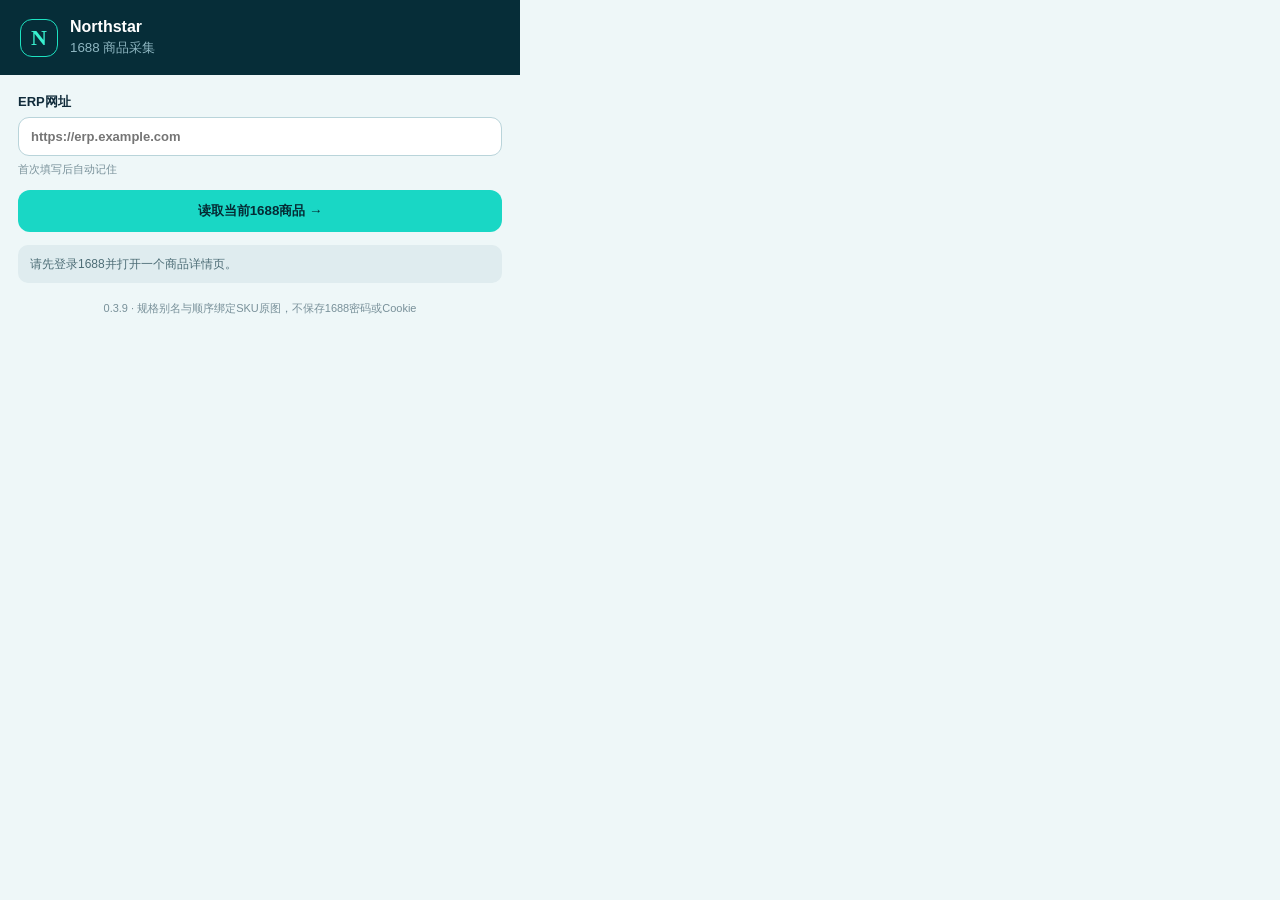
<file: browser-extension/northstar-1688-collector/popup.html>
<!doctype html>
<html lang="zh-CN">
<head><meta charset="utf-8"><meta name="viewport" content="width=device-width,initial-scale=1"><link rel="stylesheet" href="popup.css"><title>Northstar 1688采集</title></head>
<body>
  <header><span>N</span><div><b>Northstar</b><small>1688 商品采集</small></div></header>
  <main>
    <label>ERP网址<input id="erpUrl" type="url" placeholder="https://erp.example.com" autocomplete="url"><small id="erpUrlHint">首次填写后自动记住</small></label>
    <button id="scanBtn" type="button">读取当前1688商品 <span>→</span></button>
    <section id="preview" class="hidden">
      <div class="product"><img id="productImage" alt=""><div><b id="productTitle"></b><small id="productMeta"></small></div></div>
      <div id="captureSummary" class="capture-summary"></div>
      <div class="toolbar"><label><input id="selectAll" type="checkbox" checked> 全选SKU</label><strong id="skuCount"></strong></div>
      <div id="skuList" class="sku-list"></div>
      <button id="sendBtn" type="button">发送到ERP第一阶段 <span>→</span></button>
    </section>
    <p id="status">请先登录1688并打开一个商品详情页。</p>
  </main>
  <footer>0.3.9 · 规格别名与顺序绑定SKU原图，不保存1688密码或Cookie</footer>
  <script src="popup.js"></script>
</body>
</html>
</file>
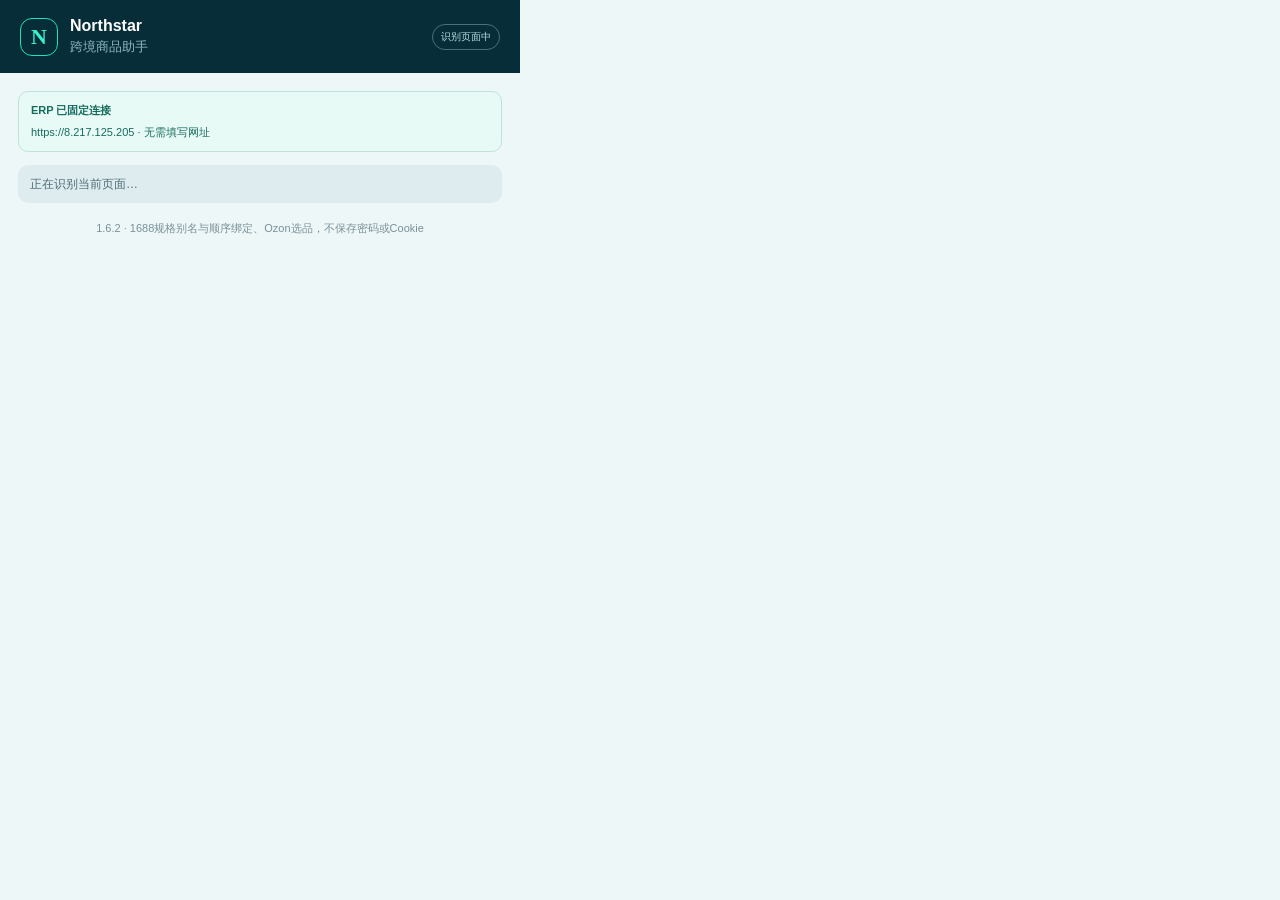
<file: browser-extension/northstar-commerce-assistant/popup.html>
<!doctype html>
<html lang="zh-CN">
<head><meta charset="utf-8"><meta name="viewport" content="width=device-width,initial-scale=1"><link rel="stylesheet" href="popup.css"><title>Northstar 跨境商品助手</title></head>
<body>
  <header><span>N</span><div><b>Northstar</b><small>跨境商品助手</small></div><em id="modeBadge">识别页面中</em></header>
  <main>
    <div class="info"><b>ERP 已固定连接</b><p>https://8.217.125.205 · 无需填写网址</p></div>
    <section id="mode1688" class="mode hidden">
      <button id="scan1688Btn" class="primary" type="button">读取当前1688商品 <span>→</span></button>
      <div id="preview1688" class="hidden">
        <div class="product"><img id="productImage" alt=""><div><b id="productTitle"></b><small id="productMeta"></small></div></div>
        <div id="captureSummary" class="summary"></div>
        <div class="toolbar"><label><input id="selectAll" type="checkbox" checked> 全选SKU</label><strong id="skuCount"></strong></div>
        <div id="skuList" class="sku-list"></div>
        <button id="send1688Btn" class="primary" type="button">发送到ERP第一阶段 <span>→</span></button>
      </div>
    </section>
    <section id="modeSeller" class="mode hidden">
      <div id="ruleInfo" class="info"><b>选品规则</b><p>连接 ERP 后读取已保存规则。</p></div>
      <label class="check"><input id="autoScroll" type="checkbox" checked> 自动滚动加载当前结果</label>
      <label>最多读取<input id="scanLimit" type="number" min="1" max="500" value="100"></label>
      <button id="syncSellerBtn" class="primary" type="button">扫描并同步选品结果 <span>→</span></button>
    </section>
    <section id="modeOzon" class="mode hidden"><div class="info"><b>Ozon 数据浮层已启用</b><p>当前商品列表或详情页会自动显示可验证数据。刷新页面可重新加载面板。</p></div></section>
    <section id="modeUnknown" class="mode hidden"><div class="info"><b>当前页面暂不支持</b><p>请打开 1688 商品详情、Ozon 商品页或 Ozon Seller 商品分析页。</p></div></section>
    <p id="status">正在识别当前页面…</p>
  </main>
  <footer>1.6.2 · 1688规格别名与顺序绑定、Ozon选品，不保存密码或Cookie</footer>
  <script src="popup.js"></script>
</body>
</html>
</file>
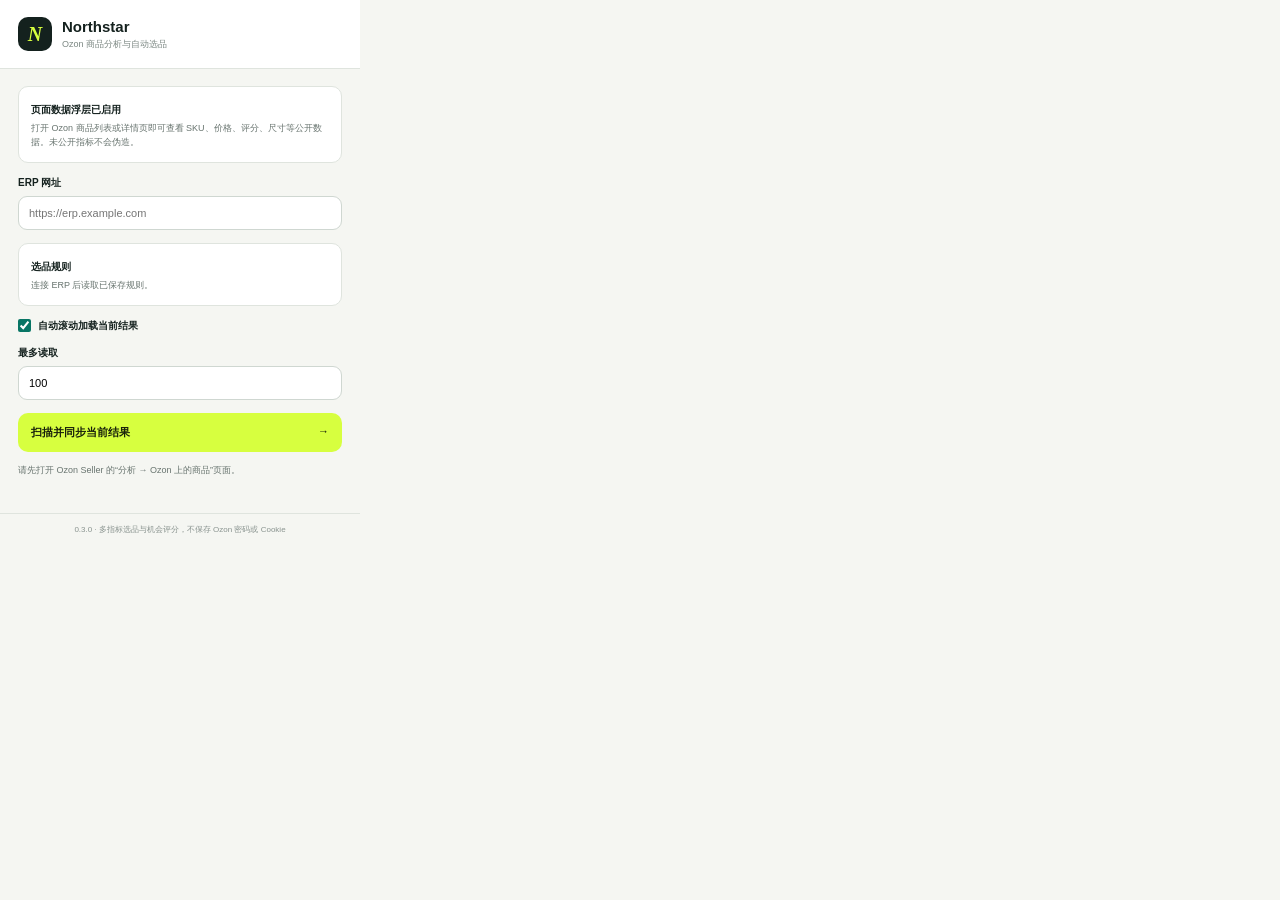
<file: browser-extension/northstar-ozon-research/popup.html>
<!doctype html>
<html lang="zh-CN">
<head><meta charset="utf-8"><meta name="viewport" content="width=device-width,initial-scale=1"><link rel="stylesheet" href="popup.css"><title>Northstar Ozon 商品分析</title></head>
<body>
  <header><span>N</span><div><b>Northstar</b><small>Ozon 商品分析与自动选品</small></div></header>
  <main>
    <section><b>页面数据浮层已启用</b><p>打开 Ozon 商品列表或详情页即可查看 SKU、价格、评分、尺寸等公开数据。未公开指标不会伪造。</p></section>
    <label>ERP 网址<input id="erpUrl" type="url" placeholder="https://erp.example.com" autocomplete="off"></label>
    <section id="ruleInfo"><b>选品规则</b><p>连接 ERP 后读取已保存规则。</p></section>
    <label class="check"><input id="autoScroll" type="checkbox" checked> 自动滚动加载当前结果</label>
    <label>最多读取<input id="scanLimit" type="number" min="1" max="500" value="100"></label>
    <button id="syncBtn" type="button">扫描并同步当前结果 <span>→</span></button>
    <p id="status">请先打开 Ozon Seller 的“分析 → Ozon 上的商品”页面。</p>
  </main>
  <footer>0.3.0 · 多指标选品与机会评分，不保存 Ozon 密码或 Cookie</footer>
  <script src="popup.js"></script>
</body>
</html>
</file>
<file: browser-extension/northstar-1688-collector/popup.css>
:root{font-family:Inter,"Microsoft YaHei",sans-serif;color:#102b3a;background:#eef7f8}*{box-sizing:border-box}body{margin:0;width:520px;max-height:680px;overflow:auto}header{display:flex;align-items:center;gap:12px;padding:18px 20px;color:#fff;background:#062d38}header>span{display:grid;place-items:center;width:38px;height:38px;border:1px solid #1de2c1;border-radius:12px;color:#39f0cf;font:700 22px Georgia}header b,header small{display:block}header small{margin-top:3px;color:#8fb7c2}main{display:grid;gap:13px;padding:18px}label{display:grid;gap:6px;font-size:13px;font-weight:700}input[type=url]{width:100%;padding:11px 12px;border:1px solid #b9d4da;border-radius:11px;background:#fff;font:inherit}#erpUrlHint{color:#789099;font-size:11px;font-weight:400}#erpUrlHint.saved{color:#08745f}button{padding:12px 14px;border:0;border-radius:12px;background:#19d7c5;color:#052b34;font-weight:800;cursor:pointer}button:disabled{opacity:.55;cursor:wait}.hidden{display:none!important}#preview{display:grid;gap:12px}.product{display:grid;grid-template-columns:70px 1fr;gap:11px;padding:10px;border:1px solid #cae0e4;border-radius:14px;background:#fff}.product img{width:70px;height:70px;object-fit:cover;border-radius:10px;background:#e8f1f3}.product b,.product small{display:block}.product b{max-height:42px;overflow:hidden}.product small{margin-top:8px;color:#6b8790}.capture-summary{padding:9px 11px;border:1px solid #bfe3dc;border-radius:10px;background:#e8faf5;color:#176b5f;font-size:11px;line-height:1.55}.capture-summary.warning{border-color:#f4cf8f;background:#fff7df;color:#8a5a08}.toolbar{display:flex;align-items:center;justify-content:space-between}.toolbar label{display:flex;align-items:center;gap:6px}.sku-list{display:grid;gap:8px;max-height:290px;overflow:auto}.sku{display:grid;grid-template-columns:24px 44px 1fr;gap:8px;align-items:center;padding:9px;border:1px solid #d2e4e7;border-radius:12px;background:#fff}.sku img{width:44px;height:44px;object-fit:cover;border-radius:8px;background:#edf4f5}.sku b,.sku small{display:block}.sku b{font-size:12px}.sku small{margin-top:3px;color:#6c848c;font-size:11px}#status{margin:0;padding:10px 12px;border-radius:10px;background:#dfecef;color:#4d6d76;font-size:12px;line-height:1.5}#status.success{background:#d9f7ec;color:#08745f}#status.error{background:#ffe2df;color:#a13229}footer{padding:0 18px 16px;color:#789099;font-size:11px;text-align:center}
</file>
<file: browser-extension/northstar-commerce-assistant/popup.css>
:root{font-family:Inter,"Microsoft YaHei",sans-serif;color:#102b3a;background:#eef7f8}*{box-sizing:border-box}body{margin:0;width:520px;max-height:700px;overflow:auto}header{display:flex;align-items:center;gap:12px;padding:17px 20px;color:#fff;background:#062d38}header>span{display:grid;place-items:center;width:38px;height:38px;border:1px solid #1de2c1;border-radius:12px;color:#39f0cf;font:700 22px Georgia}header b,header small{display:block}header small{margin-top:3px;color:#8fb7c2}header em{margin-left:auto;padding:5px 8px;border:1px solid #49717a;border-radius:999px;color:#bde0e5;font-size:10px;font-style:normal}main{display:grid;gap:13px;padding:18px}label{display:grid;gap:6px;font-size:13px;font-weight:700}label small{color:#789099;font-size:11px;font-weight:400}input[type=url],input[type=number]{width:100%;padding:11px 12px;border:1px solid #b9d4da;border-radius:11px;background:#fff;font:inherit}.mode{display:grid;gap:12px}.hidden{display:none!important}.primary{display:flex;justify-content:space-between;width:100%;padding:12px 14px;border:0;border-radius:12px;background:#19d7c5;color:#052b34;font-weight:800;cursor:pointer}.primary:disabled{opacity:.55;cursor:wait}.product{display:grid;grid-template-columns:70px 1fr;gap:11px;padding:10px;border:1px solid #cae0e4;border-radius:14px;background:#fff}.product img{width:70px;height:70px;object-fit:cover;border-radius:10px;background:#e8f1f3}.product b,.product small{display:block}.product b{max-height:42px;overflow:hidden}.product small{margin-top:8px;color:#6b8790}.summary,.info{padding:10px 12px;border:1px solid #bfe3dc;border-radius:10px;background:#e8faf5;color:#176b5f;font-size:11px;line-height:1.55}.info p{margin:5px 0 0}.toolbar{display:flex;align-items:center;justify-content:space-between}.toolbar label,.check{display:flex;align-items:center;gap:6px}.sku-list{display:grid;gap:8px;max-height:290px;overflow:auto}.sku{display:grid;grid-template-columns:24px 44px 1fr;gap:8px;align-items:center;padding:9px;border:1px solid #d2e4e7;border-radius:12px;background:#fff}.sku img{width:44px;height:44px;object-fit:cover;border-radius:8px}.sku b,.sku small{display:block}.sku b{font-size:12px}.sku small{margin-top:3px;color:#6c848c;font-size:11px}#status{margin:0;padding:10px 12px;border-radius:10px;background:#dfecef;color:#4d6d76;font-size:12px;line-height:1.5}#status.success{background:#d9f7ec;color:#08745f}#status.error{background:#ffe2df;color:#a13229}footer{padding:0 18px 16px;color:#789099;font-size:11px;text-align:center}
</file>
<file: browser-extension/northstar-ozon-research/popup.css>
:root{font-family:Inter,"Microsoft YaHei",sans-serif;color:#14211e;background:#f5f6f2}*{box-sizing:border-box}body{width:360px;margin:0}header{display:flex;align-items:center;gap:10px;padding:17px 18px;border-bottom:1px solid #dfe4de;background:#fff}header>span{display:grid;place-items:center;width:34px;height:34px;border-radius:10px;background:#14211e;color:#d7ff3f;font:italic 700 20px Georgia}header b,header small{display:block}header b{font-size:15px}header small{margin-top:3px;color:#7b8782;font-size:9px}main{padding:17px 18px}label{display:block;margin-bottom:13px;font-size:10px;font-weight:750}input{width:100%;margin-top:6px;border:1px solid #cfd7d1;border-radius:9px;background:#fff;padding:10px;font-size:11px;outline:none}input:focus{border-color:#087565;box-shadow:0 0 0 3px rgba(8,117,101,.08)}.check{display:flex;align-items:center;gap:7px;font-weight:600}.check input{width:auto;margin:0;accent-color:#087565}section{margin:0 0 13px;padding:12px;border:1px solid #dfe4de;border-radius:10px;background:#fff}section b{font-size:10px}section p{margin:5px 0 0;color:#68746f;font-size:9px;line-height:1.55}button{width:100%;border:0;border-radius:10px;background:#d7ff3f;color:#18200b;padding:12px 13px;font-size:11px;font-weight:850;cursor:pointer;display:flex;justify-content:space-between}button:disabled{opacity:.45;cursor:wait}#status{min-height:32px;margin:12px 0 0;color:#68746f;font-size:9px;line-height:1.55}#status.error{color:#963528}#status.success{color:#087565}footer{padding:10px 18px;border-top:1px solid #dfe4de;color:#89938f;font-size:8px;text-align:center}
</file>
